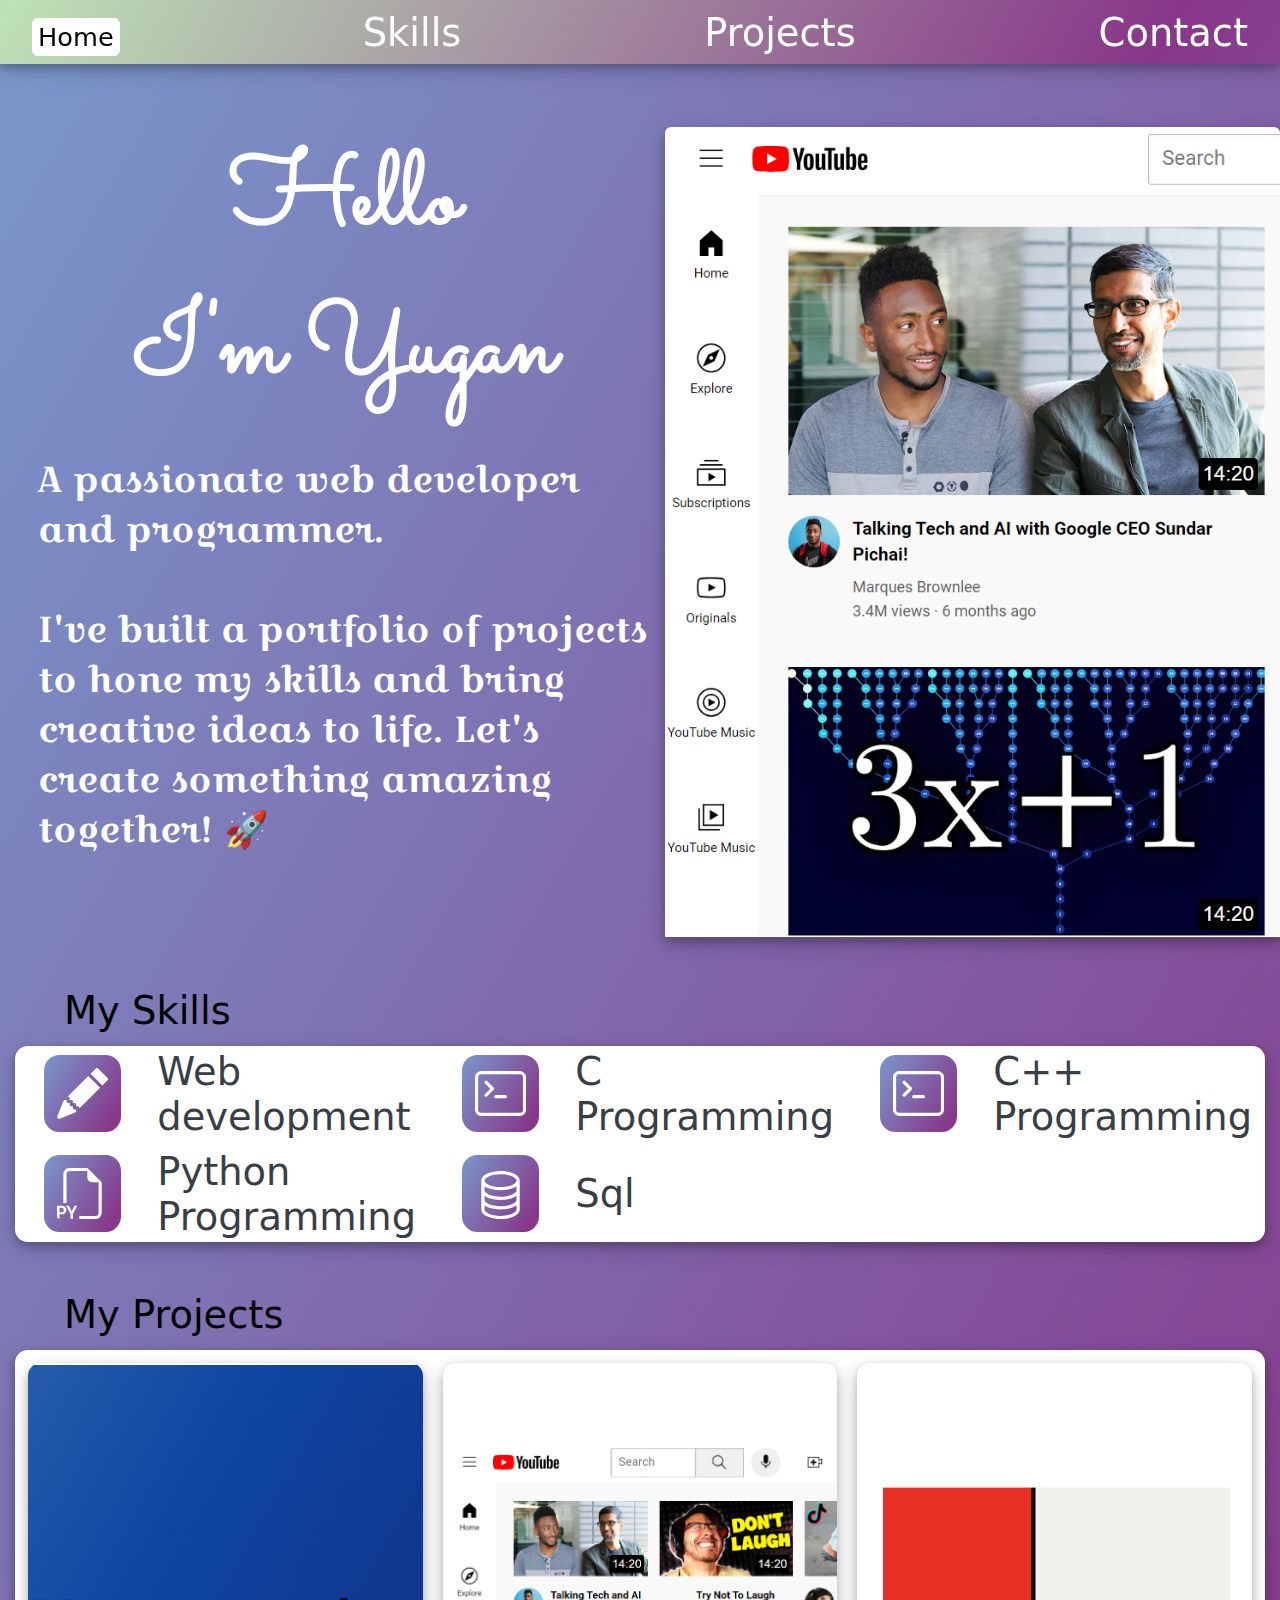
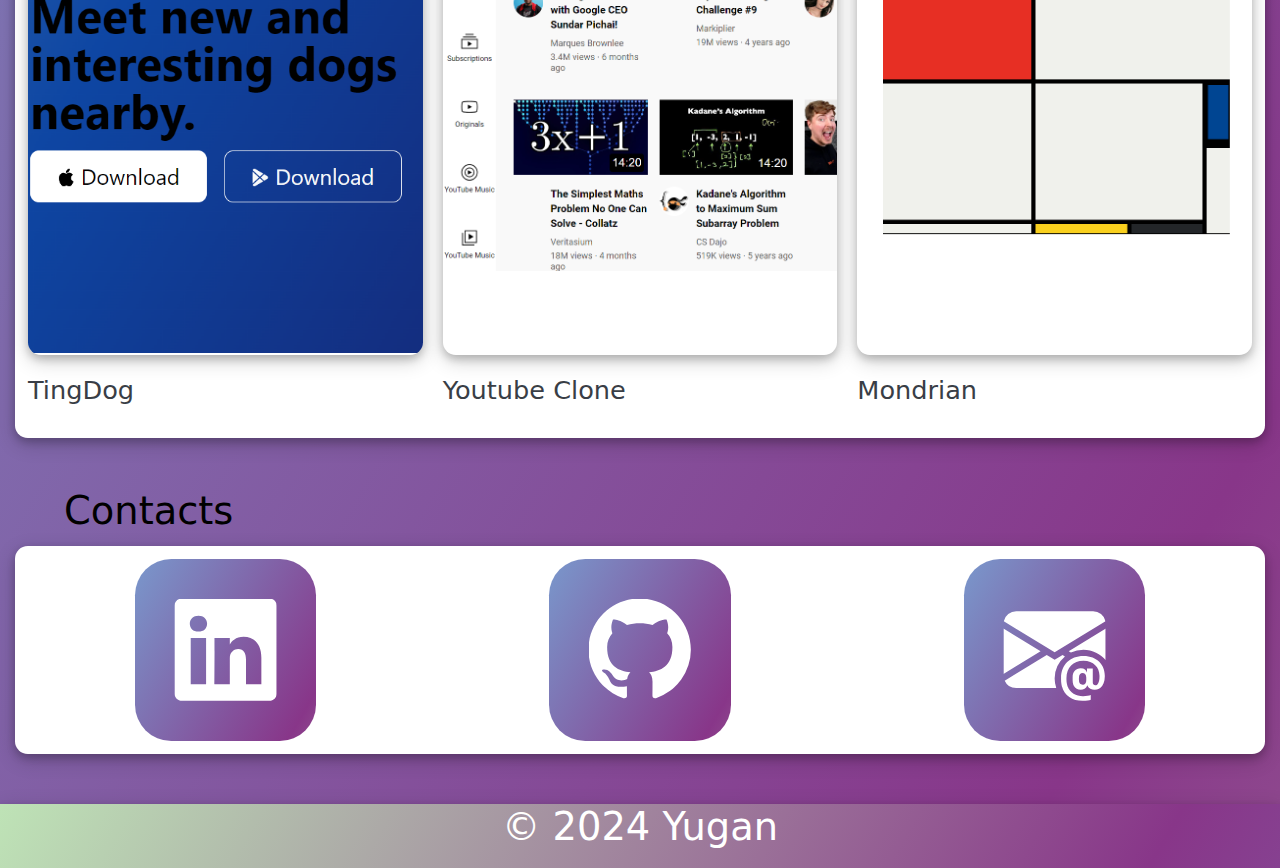
<file: index.html>
<!DOCTYPE html>
<html lang="en">
<head>
    <meta charset="UTF-8">
    <meta name="viewport" content="width=device-width, initial-scale=1.0">
    <title>Hello</title>
    <link rel="preconnect" href="https://fonts.googleapis.com">
<link rel="preconnect" href="https://fonts.gstatic.com" crossorigin>
<link href="https://fonts.googleapis.com/css2?family=Croissant+One&display=swap" rel="stylesheet">
    <link rel="preconnect" href="https://fonts.googleapis.com">
<link rel="preconnect" href="https://fonts.gstatic.com" crossorigin>
<link href="https://fonts.googleapis.com/css2?family=Sacramento&display=swap" rel="stylesheet">
    <link rel="stylesheet" href="Assest/style.css">
    <link rel="preconnect" href="https://fonts.googleapis.com">
    <link rel="preconnect" href="https://fonts.gstatic.com" crossorigin>
    <link href="https://fonts.googleapis.com/css2?family=Libre+Baskerville:ital,wght@0,400;0,700;1,400&family=Playwrite+RO:wght@100..400&family=Roboto:ital,wght@0,100;0,300;0,400;0,500;0,700;0,900;1,100;1,300;1,400;1,500;1,700;1,900&family=Sevillana&display=swap" rel="stylesheet">
    <link rel="stylesheet" href="Assest/project.css">
    <link rel="stylesheet" href="Assest/about.css">
    <link rel="stylesheet" href="Assest/conatct.css">
    <link rel="stylesheet" href="Assest/media-queries.css">
</head>
<body class="gradient-background">
    <nav class="navbar gradient-nav-background">
        <ul>
            <li><a class="home" href="#main-scroll">Home</a></li>
            <li><a href="#skill-scroll">Skills</a></li>
            <li><a href="#project-scroll">Projects</a></li>
            <li><a href="#contact">Contact</a></li>
        </ul>
    </nav>
    <div class="main" id="main-scroll">
    <section class="hero">
        <div class="hero-contain">
            <div class="hello">
                Hello <br>I'm Yugan
            </div>
            <div class="hero-desc">
                A passionate web developer and programmer.<br><br>I've built a portfolio of projects to hone my skills and bring creative ideas to life. Let's create something amazing together! 🚀
            </div>
            <div class="hero-img">
                <img src="Assest/Screenshot 2024-07-27 102245.png" alt="">
            </div>
        </div>
    </section>
    <section class="skill" id="skill-scroll">
            <div class="skill-title htitle">
                My Skills
            </div>
            <div class="skill-contain">
            <svg class="skill-pic pencile gradient-background" xmlns="http://www.w3.org/2000/svg" width="16" height="16" fill="currentColor" class="bi bi-pencil-fill" viewBox="0 0 16 16">
                    <path d="M12.854.146a.5.5 0 0 0-.707 0L10.5 1.793 14.207 5.5l1.647-1.646a.5.5 0 0 0 0-.708zm.646 6.061L9.793 2.5 3.293 9H3.5a.5.5 0 0 1 .5.5v.5h.5a.5.5 0 0 1 .5.5v.5h.5a.5.5 0 0 1 .5.5v.5h.5a.5.5 0 0 1 .5.5v.207zm-7.468 7.468A.5.5 0 0 1 6 13.5V13h-.5a.5.5 0 0 1-.5-.5V12h-.5a.5.5 0 0 1-.5-.5V11h-.5a.5.5 0 0 1-.5-.5V10h-.5a.5.5 0 0 1-.175-.032l-.179.178a.5.5 0 0 0-.11.168l-2 5a.5.5 0 0 0 .65.65l5-2a.5.5 0 0 0 .168-.11z"/>
                  </svg>
            <div class="skill-wd skills"> Web development</div>
            <svg class="skill-pic terminal-c gradient-background" xmlns="http://www.w3.org/2000/svg" width="16" height="16" fill="currentColor" class="bi bi-terminal" viewBox="0 0 16 16">
                <path d="M6 9a.5.5 0 0 1 .5-.5h3a.5.5 0 0 1 0 1h-3A.5.5 0 0 1 6 9M3.854 4.146a.5.5 0 1 0-.708.708L4.793 6.5 3.146 8.146a.5.5 0 1 0 .708.708l2-2a.5.5 0 0 0 0-.708z"/>
                <path d="M2 1a2 2 0 0 0-2 2v10a2 2 0 0 0 2 2h12a2 2 0 0 0 2-2V3a2 2 0 0 0-2-2zm12 1a1 1 0 0 1 1 1v10a1 1 0 0 1-1 1H2a1 1 0 0 1-1-1V3a1 1 0 0 1 1-1z"/>
              </svg>
            <div class="skill-cp skills">C Programming</div>
            <svg class="skill-pic terminal-cp gradient-background" xmlns="http://www.w3.org/2000/svg" width="16" height="16" fill="currentColor" class="bi bi-terminal" viewBox="0 0 16 16">
                <path d="M6 9a.5.5 0 0 1 .5-.5h3a.5.5 0 0 1 0 1h-3A.5.5 0 0 1 6 9M3.854 4.146a.5.5 0 1 0-.708.708L4.793 6.5 3.146 8.146a.5.5 0 1 0 .708.708l2-2a.5.5 0 0 0 0-.708z"/>
                <path d="M2 1a2 2 0 0 0-2 2v10a2 2 0 0 0 2 2h12a2 2 0 0 0 2-2V3a2 2 0 0 0-2-2zm12 1a1 1 0 0 1 1 1v10a1 1 0 0 1-1 1H2a1 1 0 0 1-1-1V3a1 1 0 0 1 1-1z"/>
              </svg>
            <div class="skill-cpp skills">C++ Programming</div>
            <svg xmlns="http://www.w3.org/2000/svg" class="terminal-py skill-pic gradient-background" width="16" height="16" fill="currentColor" class="bi bi-filetype-py" viewBox="0 0 16 16">
                <path fill-rule="evenodd" d="M14 4.5V14a2 2 0 0 1-2 2H7v-1h5a1 1 0 0 0 1-1V4.5h-2A1.5 1.5 0 0 1 9.5 3V1H4a1 1 0 0 0-1 1v9H2V2a2 2 0 0 1 2-2h5.5zM0 11.85h1.6q.434 0 .732.179.302.175.46.477t.158.677-.16.677q-.158.299-.464.474a1.45 1.45 0 0 1-.732.173H.79v1.342H0zm2.06 1.714a.8.8 0 0 0 .085-.381q0-.34-.185-.521-.185-.182-.513-.182H.788v1.406h.66a.8.8 0 0 0 .374-.082.57.57 0 0 0 .238-.24m2.963.75v1.535H4.23v-1.52L2.89 11.85h.876l.853 1.696h.032l.856-1.696h.855z"/>
              </svg>
            <div class="skill-py skills">Python Programming</div>
            <svg class="skill-pic terminal-sql gradient-background" xmlns="http://www.w3.org/2000/svg" width="16" height="16" fill="currentColor" class="bi bi-database" viewBox="0 0 16 16">
                <path d="M4.318 2.687C5.234 2.271 6.536 2 8 2s2.766.27 3.682.687C12.644 3.125 13 3.627 13 4c0 .374-.356.875-1.318 1.313C10.766 5.729 9.464 6 8 6s-2.766-.27-3.682-.687C3.356 4.875 3 4.373 3 4c0-.374.356-.875 1.318-1.313M13 5.698V7c0 .374-.356.875-1.318 1.313C10.766 8.729 9.464 9 8 9s-2.766-.27-3.682-.687C3.356 7.875 3 7.373 3 7V5.698c.271.202.58.378.904.525C4.978 6.711 6.427 7 8 7s3.022-.289 4.096-.777A5 5 0 0 0 13 5.698M14 4c0-1.007-.875-1.755-1.904-2.223C11.022 1.289 9.573 1 8 1s-3.022.289-4.096.777C2.875 2.245 2 2.993 2 4v9c0 1.007.875 1.755 1.904 2.223C4.978 15.71 6.427 16 8 16s3.022-.289 4.096-.777C13.125 14.755 14 14.007 14 13zm-1 4.698V10c0 .374-.356.875-1.318 1.313C10.766 11.729 9.464 12 8 12s-2.766-.27-3.682-.687C3.356 10.875 3 10.373 3 10V8.698c.271.202.58.378.904.525C4.978 9.71 6.427 10 8 10s3.022-.289 4.096-.777A5 5 0 0 0 13 8.698m0 3V13c0 .374-.356.875-1.318 1.313C10.766 14.729 9.464 15 8 15s-2.766-.27-3.682-.687C3.356 13.875 3 13.373 3 13v-1.302c.271.202.58.378.904.525C4.978 12.71 6.427 13 8 13s3.022-.289 4.096-.777c.324-.147.633-.323.904-.525"/>
              </svg>
            <div class="skill-sql skills">Sql</div>
            </div>
    </section>
    <section class="project" id="project-scroll">
        <div class="project-title htitle">
            My Projects
        </div>
        <div class="project-contain">
            <div class="tingdog">
                <a href="TinDog Project/index.html" target="_blank">
                    <img class="ti-img" src="Assest/tingdog.png" alt="TingDog">
                </a>
            </div>
            <div class="youtube">
                <a href="Youtube/Youtube.html" target="_blank">
                    <img src="Assest/youtube.png" alt="Youtube">
                </a>
            </div>
            <div class="mondrian">
                <a href="Mondrian Project/index.html" target="_blank" target="_blank">
                    <img src="Assest/Mondrian.png" alt="Mondrian">
                </a>
            </div>
            <div class="tingdog-title ptit">TingDog</div>
            <div class="youtube-title ptit">Youtube Clone</div>
            <div class="mondrian-title ptit">Mondrian</div>
        </div>
    </section>
    <div class="htitle">Contacts</div>
    <section class="contact-contain" id="contact">
        <a href="https://www.linkedin.com/in/yugan-t/" target="_blank"><svg xmlns="http://www.w3.org/2000/svg" width="16" height="16" fill="currentColor" class="bi bi-linkedin contact-pic gradient-background linkedin" viewBox="0 0 16 16">
            <path d="M0 1.146C0 .513.526 0 1.175 0h13.65C15.474 0 16 .513 16 1.146v13.708c0 .633-.526 1.146-1.175 1.146H1.175C.526 16 0 15.487 0 14.854zm4.943 12.248V6.169H2.542v7.225zm-1.2-8.212c.837 0 1.358-.554 1.358-1.248-.015-.709-.52-1.248-1.342-1.248S2.4 3.226 2.4 3.934c0 .694.521 1.248 1.327 1.248zm4.908 8.212V9.359c0-.216.016-.432.08-.586.173-.431.568-.878 1.232-.878.869 0 1.216.662 1.216 1.634v3.865h2.401V9.25c0-2.22-1.184-3.252-2.764-3.252-1.274 0-1.845.7-2.165 1.193v.025h-.016l.016-.025V6.169h-2.4c.03.678 0 7.225 0 7.225z"/>
          </svg></a>
          <a href="https://github.com/YuganThirukumaran" target="_blank" class="github"><svg xmlns="http://www.w3.org/2000/svg" width="16" height="16" fill="currentColor" class="bi bi-github contact-pic gradient-background" viewBox="0 0 16 16">
            <path d="M8 0C3.58 0 0 3.58 0 8c0 3.54 2.29 6.53 5.47 7.59.4.07.55-.17.55-.38 0-.19-.01-.82-.01-1.49-2.01.37-2.53-.49-2.69-.94-.09-.23-.48-.94-.82-1.13-.28-.15-.68-.52-.01-.53.63-.01 1.08.58 1.23.82.72 1.21 1.87.87 2.33.66.07-.52.28-.87.51-1.07-1.78-.2-3.64-.89-3.64-3.95 0-.87.31-1.59.82-2.15-.08-.2-.36-1.02.08-2.12 0 0 .67-.21 2.2.82.64-.18 1.32-.27 2-.27s1.36.09 2 .27c1.53-1.04 2.2-.82 2.2-.82.44 1.1.16 1.92.08 2.12.51.56.82 1.27.82 2.15 0 3.07-1.87 3.75-3.65 3.95.29.25.54.73.54 1.48 0 1.07-.01 1.93-.01 2.2 0 .21.15.46.55.38A8.01 8.01 0 0 0 16 8c0-4.42-3.58-8-8-8"/>
          </svg></a>
          <a href= "mailto:yugantkumaran@gmail.com" class="mail"><svg xmlns="http://www.w3.org/2000/svg" width="16" height="16" fill="currentColor" class="bi bi-envelope-at-fill contact-pic gradient-background" viewBox="0 0 16 16">
            <path d="M2 2A2 2 0 0 0 .05 3.555L8 8.414l7.95-4.859A2 2 0 0 0 14 2zm-2 9.8V4.698l5.803 3.546zm6.761-2.97-6.57 4.026A2 2 0 0 0 2 14h6.256A4.5 4.5 0 0 1 8 12.5a4.49 4.49 0 0 1 1.606-3.446l-.367-.225L8 9.586zM16 9.671V4.697l-5.803 3.546.338.208A4.5 4.5 0 0 1 12.5 8c1.414 0 2.675.652 3.5 1.671"/>
            <path d="M15.834 12.244c0 1.168-.577 2.025-1.587 2.025-.503 0-1.002-.228-1.12-.648h-.043c-.118.416-.543.643-1.015.643-.77 0-1.259-.542-1.259-1.434v-.529c0-.844.481-1.4 1.26-1.4.585 0 .87.333.953.63h.03v-.568h.905v2.19c0 .272.18.42.411.42.315 0 .639-.415.639-1.39v-.118c0-1.277-.95-2.326-2.484-2.326h-.04c-1.582 0-2.64 1.067-2.64 2.724v.157c0 1.867 1.237 2.654 2.57 2.654h.045c.507 0 .935-.07 1.18-.18v.731c-.219.1-.643.175-1.237.175h-.044C10.438 16 9 14.82 9 12.646v-.214C9 10.36 10.421 9 12.485 9h.035c2.12 0 3.314 1.43 3.314 3.034zm-4.04.21v.227c0 .586.227.8.581.8.31 0 .564-.17.564-.743v-.367c0-.516-.275-.708-.572-.708-.346 0-.573.245-.573.791"/>
          </svg></a>
    </section>
    <nav class="footer gradient-nav-background">
        <ul>
            <li>© 2024 Yugan</li>
        </ul>
    </nav>
    </div>
</body>
</html>
</file>
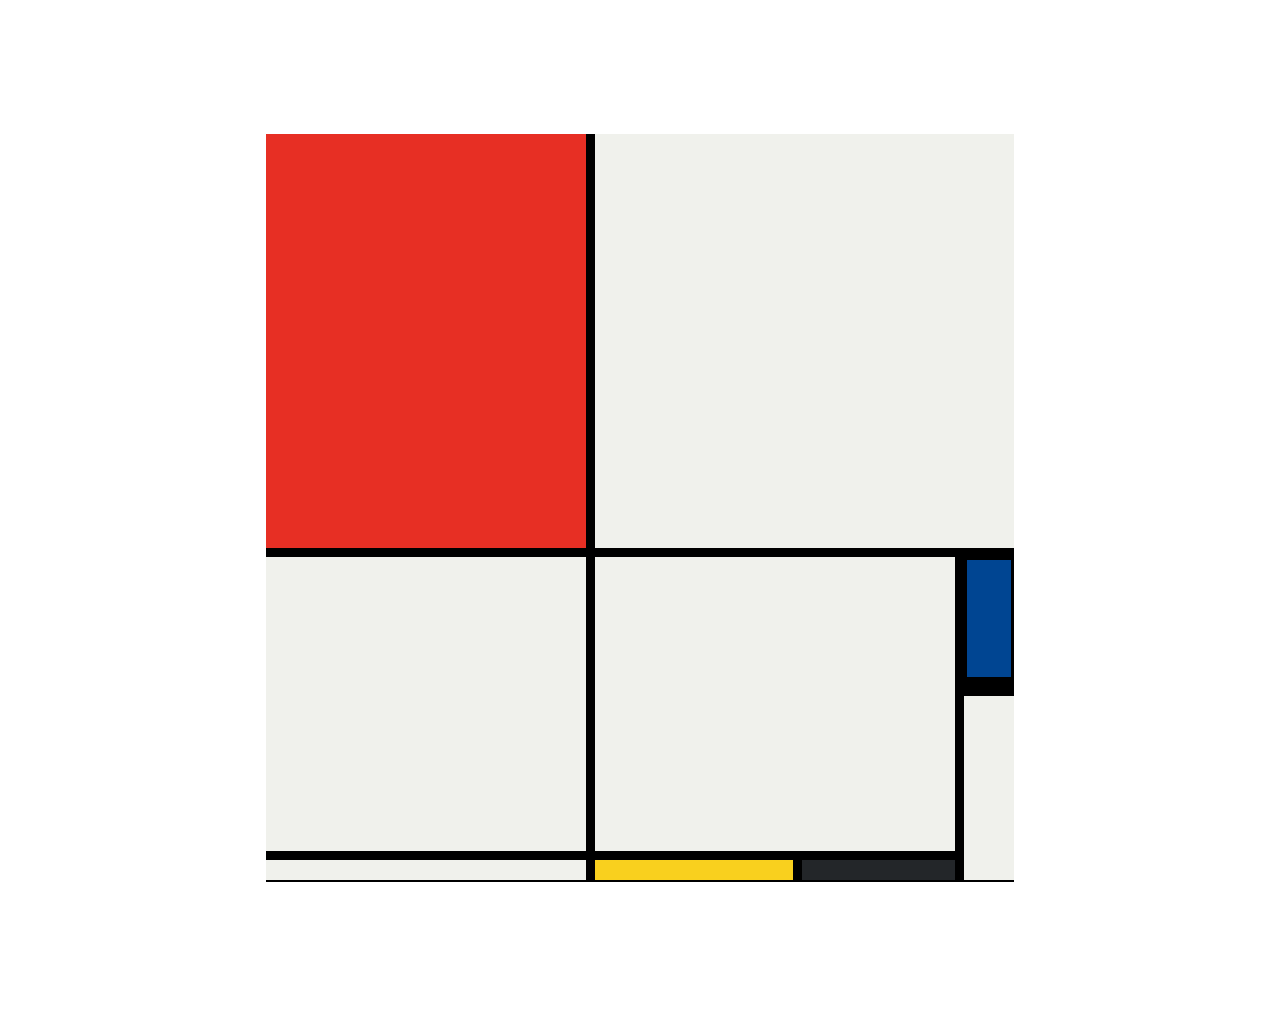
<file: Mondrian Project/index.html>
<!DOCTYPE html>
<html lang="en">

<head>
  <meta charset="UTF-8">
  <meta name="viewport" content="width=device-width, initial-scale=1.0">
  <title>Mondrian Project</title>
  <style>
    /* 
    Write your CSS here 
    Gap Colour: #000
    White: #F0F1EC
    Red: #E72F24
    Black: #232629
    Blue: #004592
    Yellow: #F9D01E

    For dimensions, see dimensions.png image.
    HINT: Remember you can't change the properties of grid lines.
    But grid lines are transparent!
    */

    .main-contain{
      display: flex;
      justify-content: center;
      align-items: center;
      height: 1000px;
    }

    .obj-contain{
      background-color: black;
      display: grid;
      height: 748px;
      width: 748px ;
      gap: 9px;
      grid-template: 414px 130px 155px 20px / 320px 198px 153px 50px;
    }

    .obj-contain > *{
      background-color: #F0F1EC;
    }

    .red{
      background-color: #E72F24;
      grid-area: 1/1/2/2;
    }

    .g1{
      grid-area: 1/2/2/5;
    }

    .g2{
      grid-area: 2/1/4/2;
    }

    .g3{
      grid-area: 2/2/4/4;
    }

    .blue{
      background-color: #004592;
      grid-area: 2/4/3/5;
      border-bottom-width: 10px;
      border-style: solid;
      border-color: black;
    }

    .g4{
      grid-area: 4/1/5/2;
    }

    .yellow{
      background-color: #F9D01E;
      grid-area: 4/2/5/3;
    }

    .black{
      background-color: #232629;
      grid-area: 4/3/5/4;
    }

    .g5{
      grid-area: 3/4/5/5;
    }

  </style>
</head>

<body>
  <div class="main-contain">
    <div class="obj-contain">
      <div class="red"></div>
      <div class="yellow"></div>
      <div class="black"></div>
      <div class="blue"></div>
      <div class="g1"></div>
      <div class="g2"></div>
      <div class="g3"></div>
      <div class="g4"></div>
      <div class="g5"></div>
    </div>
  </div>
</body>

</html>
</file>
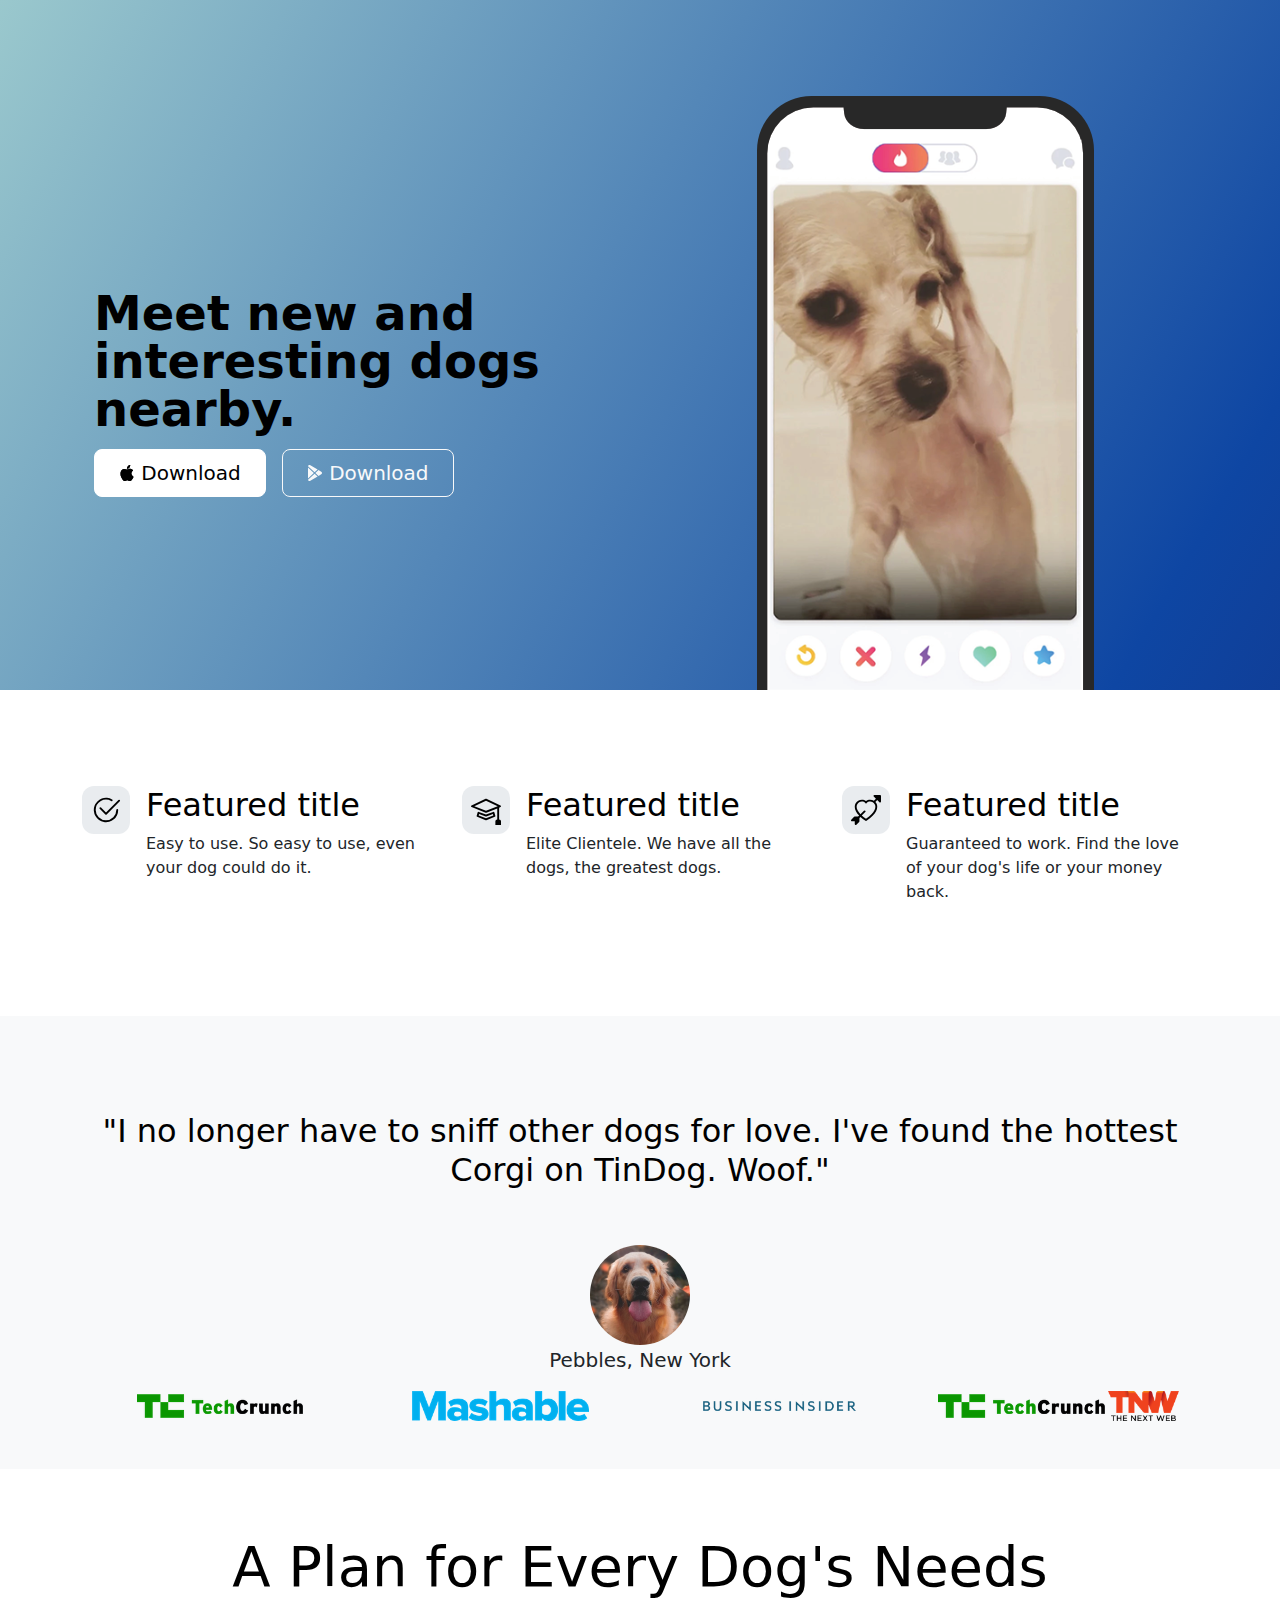
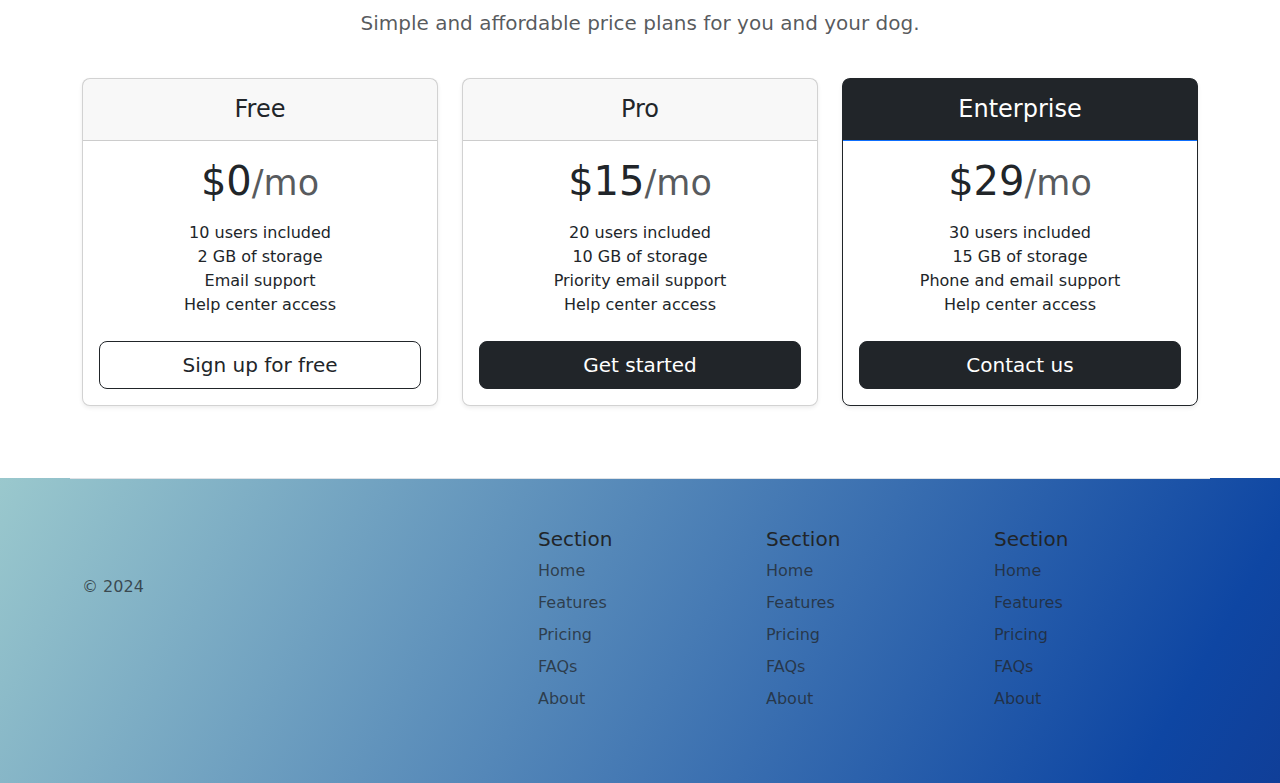
<file: TinDog Project/index.html>
<!DOCTYPE html>
<html lang="en">

<head>
  <meta charset="UTF-8">
  <meta name="viewport" content="width=device-width, initial-scale=1.0">
  <title>TinDog</title>
  <link href="https://cdn.jsdelivr.net/npm/bootstrap@5.3.3/dist/css/bootstrap.min.css" rel="stylesheet" integrity="sha384-QWTKZyjpPEjISv5WaRU9OFeRpok6YctnYmDr5pNlyT2bRjXh0JMhjY6hW+ALEwIH" crossorigin="anonymous">
  <link rel="stylesheet" href="css/style.css">
</head>

<body>

  <!-- Title -->
  <section id="title" class="gradient-background">
    <div class="container col-xxl-8 px-4 pt-5">
      <div class="row flex-lg-row-reverse align-items-center g-5 pt-5">
        <div class="col-10 col-sm-8 col-lg-6">
          <img src="./images/iphone.png" class="d-block mx-lg-auto img-fluid" alt="iphone" height="200" loading="lazy">
        </div>
        <div class="col-lg-6">
          <h1 class="display-5 fw-bold text-body-emphasis lh-1 mb-3">Meet new and interesting dogs nearby.</h1>
          <div class="d-grid gap-2 d-md-flex justify-content-md-start">
            <button type="button" class="btn btn-primary btn-light btn-lg px-4 me-md-2 apple-btn" fdprocessedid="2iiigd"><svg xmlns="http://www.w3.org/2000/svg" width="16" height="16" fill="currentColor"
              class="bi bi-apple mb-1" viewBox="0 0 16 16">
<path
                d="M11.182.008C11.148-.03 9.923.023 8.857 1.18c-1.066 1.156-.902 2.482-.878 2.516.024.034 1.52.087 2.475-1.258.955-1.345.762-2.391.728-2.43Zm3.314 11.733c-.048-.096-2.325-1.234-2.113-3.422.212-2.189 1.675-2.789 1.698-2.854.023-.065-.597-.79-1.254-1.157a3.692 3.692 0 0 0-1.563-.434c-.108-.003-.483-.095-1.254.116-.508.139-1.653.589-1.968.607-.316.018-1.256-.522-2.267-.665-.647-.125-1.333.131-1.824.328-.49.196-1.422.754-2.074 2.237-.652 1.482-.311 3.83-.067 4.56.244.729.625 1.924 1.273 2.796.576.984 1.34 1.667 1.659 1.899.319.232 1.219.386 1.843.067.502-.308 1.408-.485 1.766-.472.357.013 1.061.154 1.782.539.571.197 1.111.115 1.652-.105.541-.221 1.324-1.059 2.238-2.758.347-.79.505-1.217.473-1.282Z" />
<path
                d="M11.182.008C11.148-.03 9.923.023 8.857 1.18c-1.066 1.156-.902 2.482-.878 2.516.024.034 1.52.087 2.475-1.258.955-1.345.762-2.391.728-2.43Zm3.314 11.733c-.048-.096-2.325-1.234-2.113-3.422.212-2.189 1.675-2.789 1.698-2.854.023-.065-.597-.79-1.254-1.157a3.692 3.692 0 0 0-1.563-.434c-.108-.003-.483-.095-1.254.116-.508.139-1.653.589-1.968.607-.316.018-1.256-.522-2.267-.665-.647-.125-1.333.131-1.824.328-.49.196-1.422.754-2.074 2.237-.652 1.482-.311 3.83-.067 4.56.244.729.625 1.924 1.273 2.796.576.984 1.34 1.667 1.659 1.899.319.232 1.219.386 1.843.067.502-.308 1.408-.485 1.766-.472.357.013 1.061.154 1.782.539.571.197 1.111.115 1.652-.105.541-.221 1.324-1.059 2.238-2.758.347-.79.505-1.217.473-1.282Z" />
</svg> Download</button>
            <button type="button" class="btn btn-outline-secondary btn-lg btn-outline-light px-4" fdprocessedid="4lu5z">
              <svg xmlns="http://www.w3.org/2000/svg" width="16" height="16" fill="currentColor"
                class="bi bi-google-play mb-1" viewBox="0 0 16 16">
<path
                  d="M14.222 9.374c1.037-.61 1.037-2.137 0-2.748L11.528 5.04 8.32 8l3.207 2.96 2.694-1.586Zm-3.595 2.116L7.583 8.68 1.03 14.73c.201 1.029 1.36 1.61 2.303 1.055l7.294-4.295ZM1 13.396V2.603L6.846 8 1 13.396ZM1.03 1.27l6.553 6.05 3.044-2.81L3.333.215C2.39-.341 1.231.24 1.03 1.27Z" />
</svg> Download</button>
          </div>
        </div>
      </div>
    </div>
  </section>
  <!-- Features -->
  <section id="features">
  <div class="container mt-5">  
    <div class="row g-4 py-5 row-cols-1 row-cols-lg-3">
      <div class="col d-flex align-items-start">
        <div class="icon-square text-body-emphasis bg-body-secondary d-inline-flex align-items-center justify-content-center fs-4 flex-shrink-0 me-3">
          <svg xmlns="http://www.w3.org/2000/svg" height="30" fill="currentColor" class="bi bi-check2-circle"
              viewBox="0 0 16 16">
<path
                d="M2.5 8a5.5 5.5 0 0 1 8.25-4.764.5.5 0 0 0 .5-.866A6.5 6.5 0 1 0 14.5 8a.5.5 0 0 0-1 0 5.5 5.5 0 1 1-11 0z" />
<path
                d="M15.354 3.354a.5.5 0 0 0-.708-.708L8 9.293 5.354 6.646a.5.5 0 1 0-.708.708l3 3a.5.5 0 0 0 .708 0l7-7z" />
</svg>
        </div>
        <div>
          <h3 class="fs-2 text-body-emphasis">Featured title</h3>
          <p>Easy to use.
            So easy to use, even your dog could do it.</p>
        </div>
      </div>
      <div class="col d-flex align-items-start">
        <div class="icon-square text-body-emphasis bg-body-secondary d-inline-flex align-items-center justify-content-center fs-4 flex-shrink-0 me-3">
          <svg xmlns="http://www.w3.org/2000/svg" height="30" fill="currentColor" class="bi bi-mortarboard" viewBox="0 0 16 16">
            <path d="M8.211 2.047a.5.5 0 0 0-.422 0l-7.5 3.5a.5.5 0 0 0 .025.917l7.5 3a.5.5 0 0 0 .372 0L14 7.14V13a1 1 0 0 0-1 1v2h3v-2a1 1 0 0 0-1-1V6.739l.686-.275a.5.5 0 0 0 .025-.917l-7.5-3.5ZM8 8.46 1.758 5.965 8 3.052l6.242 2.913L8 8.46Z"/>
            <path d="M4.176 9.032a.5.5 0 0 0-.656.327l-.5 1.7a.5.5 0 0 0 .294.605l4.5 1.8a.5.5 0 0 0 .372 0l4.5-1.8a.5.5 0 0 0 .294-.605l-.5-1.7a.5.5 0 0 0-.656-.327L8 10.466 4.176 9.032Zm-.068 1.873.22-.748 3.496 1.311a.5.5 0 0 0 .352 0l3.496-1.311.22.748L8 12.46l-3.892-1.556Z"/>
            </svg>
        </div>
        <div>
          <h3 class="fs-2 text-body-emphasis">Featured title</h3>
          <p>Elite Clientele.
            We have all the dogs, the greatest dogs.</p>
        </div>
      </div>
      <div class="col d-flex align-items-start">
        <div class="icon-square text-body-emphasis bg-body-secondary d-inline-flex align-items-center justify-content-center fs-4 flex-shrink-0 me-3">
          <svg xmlns="http://www.w3.org/2000/svg" height="30" fill="currentColor" class="bi bi-arrow-through-heart"
              viewBox="0 0 16 16">
<path fill-rule="evenodd"
                d="M2.854 15.854A.5.5 0 0 1 2 15.5V14H.5a.5.5 0 0 1-.354-.854l1.5-1.5A.5.5 0 0 1 2 11.5h1.793l.53-.53c-.771-.802-1.328-1.58-1.704-2.32-.798-1.575-.775-2.996-.213-4.092C3.426 2.565 6.18 1.809 8 3.233c1.25-.98 2.944-.928 4.212-.152L13.292 2 12.147.854A.5.5 0 0 1 12.5 0h3a.5.5 0 0 1 .5.5v3a.5.5 0 0 1-.854.354L14 2.707l-1.006 1.006c.236.248.44.531.6.845.562 1.096.585 2.517-.213 4.092-.793 1.563-2.395 3.288-5.105 5.08L8 13.912l-.276-.182a21.86 21.86 0 0 1-2.685-2.062l-.539.54V14a.5.5 0 0 1-.146.354l-1.5 1.5Zm2.893-4.894A20.419 20.419 0 0 0 8 12.71c2.456-1.666 3.827-3.207 4.489-4.512.679-1.34.607-2.42.215-3.185-.817-1.595-3.087-2.054-4.346-.761L8 4.62l-.358-.368c-1.259-1.293-3.53-.834-4.346.761-.392.766-.464 1.845.215 3.185.323.636.815 1.33 1.519 2.065l1.866-1.867a.5.5 0 1 1 .708.708L5.747 10.96Z" />
</svg>
        </div>
        <div>
          <h3 class="fs-2 text-body-emphasis">Featured title</h3>
          <p>Guaranteed to work.
            Find the love of your dog's life or your money back.</p>
        </div>
      </div>
    </div>
  </div>
  </section>
  <!-- Testimonial -->
  <section id="testimonial">
    <div class="p-5 my-5 text-center bg-body-tertiary">
      <div class="container pt-5">
        <h2 class="text-body-emphasis">"I no longer have to sniff other dogs for love. I've found the hottest Corgi on TinDog. Woof."</h2>
        <img src="./images/dog-img.jpg" class="dog mt-5" alt="dog">
        <p class="col-lg-8 mx-auto lead">
          Pebbles, New York
        </p>
        <div class="container">
          <div class="row">
            <div class="col-lg-3 col-sm-12">
              <img src="./images/techcrunch.png" height="30px
        " alt="techcrunch">
            </div>
            <div class="col-lg-3 col-sm-12">
              <img src="./images/mashable.png" height="30px" alt="techcrunch">
            </div>
            <div class="col-lg-3 col-sm-12">
              <img src="./images/bizinsider.png" height="30px" alt="techcrunch">
            </div>
            <div class="col-lg-3 col-sm-12">
              <img src="./images/techcrunch.png" height="30px
        " alt="techcrunch"><img src="./images/tnw.png" height="30px" alt="techcrunch">
            </div>
          </div>
        </div>
        
        
        
      </div>
    </div>
  </section>
  <!-- Pricing -->
  <section id="pricing">
  <div class="container">
    <div class="pricing-header p-3 pb-md-4 mx-auto text-center">
      <h1 class="display-4 fw-normal text-body-emphasis">A Plan for Every Dog's Needs</h1>
      <p class="fs-5 text-body-secondary">Simple and affordable price plans for you and your dog.</p>
    </div>
      <div class="row row-cols-1 row-cols-md-3 mb-3 text-center">
        <div class="col">
          <div class="card mb-4 rounded-3 shadow-sm">
            <div class="card-header py-3">
              <h4 class="my-0 fw-normal">Free</h4>
            </div>
            <div class="card-body">
              <h1 class="card-title pricing-card-title">$0<small class="text-body-secondary fw-light">/mo</small></h1>
              <ul class="list-unstyled mt-3 mb-4">
                <li>10 users included</li>
                <li>2 GB of storage</li>
                <li>Email support</li>
                <li>Help center access</li>
              </ul>
              <button type="button" class="w-100 btn btn-lg btn-outline-dark">Sign up for free</button>
            </div>
          </div>
        </div>
        <div class="col">
          <div class="card mb-4 rounded-3 shadow-sm">
            <div class="card-header py-3">
              <h4 class="my-0 fw-normal">Pro</h4>
            </div>
            <div class="card-body">
              <h1 class="card-title pricing-card-title">$15<small class="text-body-secondary fw-light">/mo</small></h1>
              <ul class="list-unstyled mt-3 mb-4">
                <li>20 users included</li>
                <li>10 GB of storage</li>
                <li>Priority email support</li>
                <li>Help center access</li>
              </ul>
              <button type="button" class="w-100 btn btn-lg btn-dark">Get started</button>
            </div>
          </div>
        </div>
        <div class="col">
          <div class="card mb-4 rounded-3 shadow-sm border-dark">
            <div class="card-header py-3 text-bg-primary border-primary bg-dark">
              <h4 class="my-0 fw-normal">Enterprise</h4>
            </div>
            <div class="card-body">
              <h1 class="card-title pricing-card-title">$29<small class="text-body-secondary fw-light">/mo</small></h1>
              <ul class="list-unstyled mt-3 mb-4">
                <li>30 users included</li>
                <li>15 GB of storage</li>
                <li>Phone and email support</li>
                <li>Help center access</li>
              </ul>
              <button type="button" class="w-100 btn btn-lg btn-dark">Contact us</button>
            </div>
          </div>
        </div>
      </div>
  </div>   
  </section>
  <!-- Footer -->
  <section id="footer" class="gradient-background">
    <div class="container">
    <footer class="row row-cols-1 row-cols-sm-2 row-cols-md-5 py-5 mt-5 border-top">
      <div class="col mb-3">
        <a href="/" class="d-flex align-items-center mb-3 link-body-emphasis text-decoration-none">
          <svg class="bi me-2" width="40" height="32"><use xlink:href="#bootstrap"></use></svg>
        </a>
        <p class="text-body-secondary">© 2024</p>
      </div>
  
      <div class="col mb-3">
  
      </div>
  
      <div class="col mb-3">
        <h5>Section</h5>
        <ul class="nav flex-column">
          <li class="nav-item mb-2"><a href="#" class="nav-link p-0 text-body-secondary">Home</a></li>
          <li class="nav-item mb-2"><a href="#" class="nav-link p-0 text-body-secondary">Features</a></li>
          <li class="nav-item mb-2"><a href="#" class="nav-link p-0 text-body-secondary">Pricing</a></li>
          <li class="nav-item mb-2"><a href="#" class="nav-link p-0 text-body-secondary">FAQs</a></li>
          <li class="nav-item mb-2"><a href="#" class="nav-link p-0 text-body-secondary">About</a></li>
        </ul>
      </div>
  
      <div class="col mb-3">
        <h5>Section</h5>
        <ul class="nav flex-column">
          <li class="nav-item mb-2"><a href="#" class="nav-link p-0 text-body-secondary">Home</a></li>
          <li class="nav-item mb-2"><a href="#" class="nav-link p-0 text-body-secondary">Features</a></li>
          <li class="nav-item mb-2"><a href="#" class="nav-link p-0 text-body-secondary">Pricing</a></li>
          <li class="nav-item mb-2"><a href="#" class="nav-link p-0 text-body-secondary">FAQs</a></li>
          <li class="nav-item mb-2"><a href="#" class="nav-link p-0 text-body-secondary">About</a></li>
        </ul>
      </div>
  
      <div class="col mb-3">
        <h5>Section</h5>
        <ul class="nav flex-column">
          <li class="nav-item mb-2"><a href="#" class="nav-link p-0 text-body-secondary">Home</a></li>
          <li class="nav-item mb-2"><a href="#" class="nav-link p-0 text-body-secondary">Features</a></li>
          <li class="nav-item mb-2"><a href="#" class="nav-link p-0 text-body-secondary">Pricing</a></li>
          <li class="nav-item mb-2"><a href="#" class="nav-link p-0 text-body-secondary">FAQs</a></li>
          <li class="nav-item mb-2"><a href="#" class="nav-link p-0 text-body-secondary">About</a></li>
        </ul>
      </div>
    </footer>
    </div>
  </section>
  <script src="https://cdn.jsdelivr.net/npm/bootstrap@5.3.3/dist/js/bootstrap.bundle.min.js" integrity="sha384-YvpcrYf0tY3lHB60NNkmXc5s9fDVZLESaAA55NDzOxhy9GkcIdslK1eN7N6jIeHz" crossorigin="anonymous"></script>
</body>

</html>
</file>
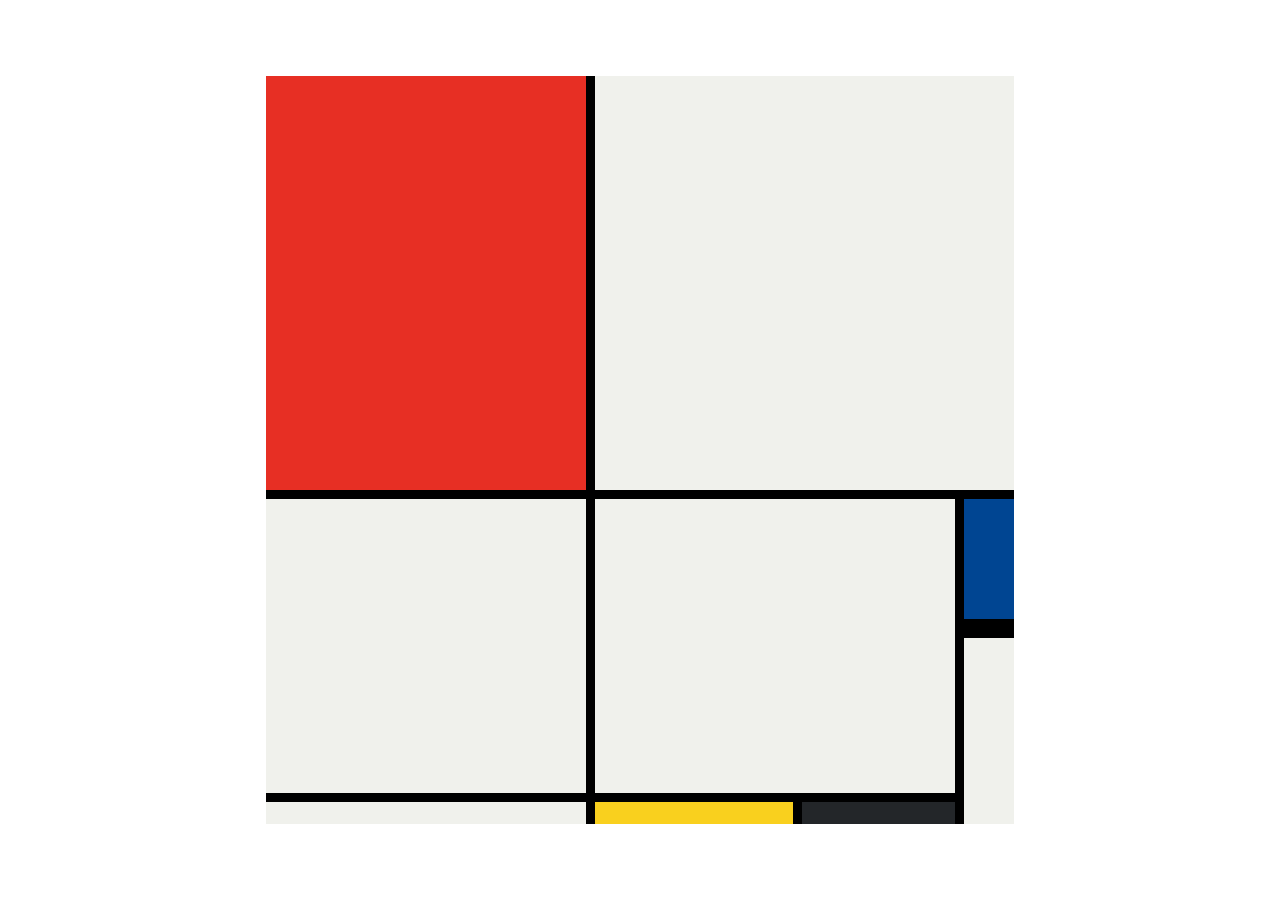
<file: Mondrian Project/solution.html>
<!DOCTYPE html>
<html lang="en">

<head>
  <meta charset="UTF-8">
  <meta name="viewport" content="width=device-width, initial-scale=1.0">
  <title>Mondrian Project</title>
  <style>
    /* 
    Write your CSS here 
    Line Colour: #000
    White: #F0F1EC
    Red: #E72F24
    Black: #232629
    Blue: #004592
    Yellow: #F9D01E
    */
    body {
      display: flex;
      justify-content: center;
      align-items: center;
      height: 100vh;
      margin: 0;
      padding: 0;
    }

    .container {
      height: 748px;
      width: 748px;
      display: grid;
      background-color: #000;
      grid-template-columns: 320px 198px 153px 50px;
      grid-template-rows: 414px 130px 155px 22px;
      gap: 9px;
    }

    .item {
      background-color: #F0F1EC;
    }

    .red {
      background-color: #E72F24;
    }

    .white1 {
      grid-column: span 3;
    }

    .white2 {
      grid-row: span 2;
    }

    .white3 {
      grid-area: 2 / 2 / 4 /4
    }

    .blue {
      background-color: #004592;
      border-bottom: 10px solid #000;
    }

    .white4 {
      grid-row: span 2;
    }

    .yellow {
      background-color: #F9D01E;
    }

    .black {
      background-color: #232629;
    }
  </style>
</head>

<body>
  <!-- Write your HTML here -->

  <div class="container">
    <div class="item red"></div>
    <div class="item white1"></div>
    <div class="item white2"></div>
    <div class="item white3"></div>

    <div class="item blue"></div>
    <div class="item white4"></div>

    <div class="item"></div>
    <div class="item yellow"></div>
    <div class="item black"></div>
  </div>
</body>

</html>
</file>
<file: Assest/style.css>
/* General */

.gradient-background {
    background: linear-gradient(300deg, #BEE3B6, #883689, #7998CC);
    background-size: 180% 180%;
    animation: gradient-animation 18s ease infinite;
  }
  
  @keyframes gradient-animation {
    0% {
      background-position: 0% 50%;
    }
    50% {
      background-position: 100% 50%;
    }
    100% {
      background-position: 0% 50%;
    }
  }

  /* for nav bar */

  .gradient-nav-background {
    background: linear-gradient(300deg, #7998CC, #883689, #BEE3B6);
    background-size: 180% 180%;
    animation: gradient-nav-animation 18s ease infinite;
  }
  
  @keyframes gradient-nav-animation {
    0% {
      background-position: 0% 50%;
    }
    50% {
      background-position: 100% 50%;
    }
    100% {
      background-position: 0% 50%;
    }
  }

*{
    margin: 0%;
    padding: 0%;
    scroll-behavior: smooth;
}

.main{
    margin-top: 5vw;
    margin-right: 0px;
}

/* navbar */

.navbar{
    display: flex;
    position: fixed;
    top: 0;
    left: 0;
    z-index: 1000;
    height: 5vw;
    width: 100%;
    justify-content: center;
    align-items: center;
    background-color: transparent;
    box-shadow: 0 4px 8px 0 rgba(0, 0, 0, 0.2), 0 6px 20px 0 rgba(0, 0, 0, 0.19);
}

.navbar > ul{
    list-style: none;
    display: inline-flex;
    width: 95%;
    justify-content: space-between;
    font-family: system-ui, -apple-system, BlinkMacSystemFont, 'Segoe UI', Roboto, Oxygen, Ubuntu, Cantarell, 'Open Sans', 'Helvetica Neue', sans-serif;
    color: white;
    font-size: 3vw;
}

.navbar > li{
    padding: 0px;
}

.home{
    background-color: white;
    color:black;
    border: 1px white solid;
    padding: 0.2vw 0.4vw 0.3vw 0.4vw;
    font-size: 2vw;
    border-radius: 0.5vw; 
}

li > a{
    text-decoration: none;
    color: inherit;
}

/* hero-section */

.hero{
    margin-bottom: 50px;
}

.hero-contain{
    display: grid;
    grid-template-columns: 25px 1fr 1fr 1fr 1fr;
    grid-template-rows: 50px 1fr 1fr 0.5fr;
    gap: 1vw;
}

.hello{
    grid-area: 2/2/3/4;
    font-family: "Sacramento", cursive;
    font-size: 8vw;
    font-weight: 700;
    color: white;
    text-align: center;
}

.hero-desc{
    grid-area: 3/2/5/4;
    color: white;
    font-family: "Croissant One", serif;
    font-size: 2.8vw;
}

.hero-img{
    grid-area: 2/4/5/6;
}

.hero-img > img{
    width: 100%;
    height: 100%;
    border-top-right-radius: 6px;
    border-top-left-radius: 6px;
    box-shadow: 0 4px 8px 0 rgba(0, 0, 0, 0.2), 0 6px 20px 0 rgba(0, 0, 0, 0.19);
}

/* skills */

.skill-contain{
    display: grid;
    background-color: white;
    border-style: solid;
    border-color: white;
    border-radius: 1vw;
    margin-left: 15px;
    margin-right: 15px;
    grid-template-columns: repeat(9,1fr);
    grid-template-rows: repeat(2,1fr);
    gap: 10px;
    margin-bottom: 50px;
    box-shadow: 0 4px 8px 0 rgba(0, 0, 0, 0.2), 0 6px 20px 0 rgba(0, 0, 0, 0.19);
}

.htitle{
    grid-area: 1/1/6/10;
    font-family: system-ui, -apple-system, BlinkMacSystemFont, 'Segoe UI', Roboto, Oxygen, Ubuntu, Cantarell, 'Open Sans', 'Helvetica Neue', sans-serif;
    font-weight: 500;
    font-size: 3vw;
    text-align: left;
    padding-left: 5%;
    padding-bottom: 1%;
}

.skill-pic{
    color: white;
    height: 4vw;
    width: 4vw;
    justify-self: center;
    align-self: center;
    padding: 10%;
    border-radius: 20%;
}

.skills{
    font-family: system-ui, -apple-system, BlinkMacSystemFont, 'Segoe UI', Roboto, Oxygen, Ubuntu, Cantarell, 'Open Sans', 'Helvetica Neue', sans-serif;
    color: #393E46;
    font-weight: 500;
    font-size: 3vw;
}

/* icon */

.pencile{
    grid-area: 1/1/2/2;
}

.terminal-c{
    grid-area: 1/4/2/5;
}

.terminal-cpp{
    grid-area: 1/4/2/5;
}

.terminal-py{
    grid-area: 2/1/3/2;
}

.terminal-sql{
    grid-area: 2/4/3/5;
}

/* skills description */

.skill-wd{
    grid-area: 1/2/2/4;
    justify-self: start;
    align-self: center;
}

.skill-cp{
    grid-area: 1/5/2/7;
    justify-self: start;
    align-self: center;
}

.skill-cpp{
    grid-area: 1/8/2/10;
    justify-self: start;
    align-self: center;
}

.skill-py{
    grid-area: 2/2/3/4;
    justify-self: start;
    align-self: center;
}

.skill-sql{
    grid-area: 2/5/3/7;
    justify-self: start;
    align-self: center;
}
</file>
<file: Assest/project.css>
.project-contain{
    display: grid;
    grid-template-columns: 1fr 1fr 1fr;
    grid-template-rows: 2fr 50px;
    gap: 20px;
    background-color: white;
    margin-left: 15px;
    margin-right: 15px;
    margin-bottom: 50px;
    padding: 10px;
    border-style: solid;
    border-radius: 1vw;
    border-color: transparent;
    box-shadow: 0 4px 8px 0 rgba(0, 0, 0, 0.2), 0 6px 20px 0 rgba(0, 0, 0, 0.19);
}

a > img{
    width: 100%;
    height: 100%;
    object-fit: contain;
    border-width: 0cap;
    border-style: solid;
    border-radius: 1vw;
    border-color: transparent;
    box-shadow: 0 4px 8px 0 rgba(0, 0, 0, 0.2), 0 6px 20px 0 rgba(0, 0, 0, 0.19);
}

.ptit{
    font-family: system-ui, -apple-system, BlinkMacSystemFont, 'Segoe UI', Roboto, Oxygen, Ubuntu, Cantarell, 'Open Sans', 'Helvetica Neue', sans-serif;
    color: #393E46;
    font-weight: 500;
    font-size: 2vw;
}

.youtube{
    grid-area: 1/2/2/3;
}

.mondrian{
    grid-area: 1/3/2/4;
}
</file>
<file: Assest/about.css>
.about-contain{
    display: grid;
    grid-template-columns: 2fr 1fr;
    grid-template-rows: 1fr 1fr;
    background-color: white;
    margin-left: 15px;
    margin-right: 15px;
    margin-bottom: 50px;
    padding: 10px;
    gap: 20px;
    border-style: solid;
    border-radius: 1vw;
    border-color: transparent;
    box-shadow: 0 4px 8px 0 rgba(0, 0, 0, 0.2), 0 6px 20px 0 rgba(0, 0, 0, 0.19)
}

.ab-par{
    font-family: system-ui, -apple-system, BlinkMacSystemFont, 'Segoe UI', Roboto, Oxygen, Ubuntu, Cantarell, 'Open Sans', 'Helvetica Neue', sans-serif;
    color: white;
    font-weight: 500;
    font-size: 2vw;
}

.ab-1{
    grid-area: 1/1/2/2;
}

.ab-2{
    grid-area: 2/1/3/2;
}

.ab-img{
    grid-area: 1/2/3/3;
}

.about-contain > div > img{
    width: 30vw;
    height: 30vw;
    object-fit: FILL;
    border-width: 0cap;
    border-style: solid;
    border-radius: 50%;
    border-color: transparent;
    box-shadow: 0 4px 8px 0 rgba(0, 0, 0, 0.2), 0 6px 20px 0 rgba(0, 0, 0, 0.19);
}
</file>
<file: Assest/conatct.css>
.contact-contain{
    display: grid;
    gap: 20px;
    grid-template-columns: 1fr 1fr 1fr;
    grid-template-rows: 1fr;
    background-color: white;
    margin-left: 15px;
    margin-right: 15px;
    margin-bottom: 50px;
    padding: 10px;
    border-style: solid;
    border-radius: 1vw;
    border-color: transparent;
    box-shadow: 0 4px 8px 0 rgba(0, 0, 0, 0.2), 0 6px 20px 0 rgba(0, 0, 0, 0.19);
}

.contact-pic{
    color: white;
    height: 8vw;
    width: 8vw;
    padding: 10%;
    border-radius: 20%;
    justify-self: center;
    align-self: center;
}

.linkedin{
    grid-area: 1/1/2/2;
}

.github{
    grid-area: 1/2/2/3;
}

.mail{
    grid-area: 1/3/2/4;
}

.contact-contain > a{
    display: flex;
    justify-content: center;
    align-items: center;
}


/* footer */

.footer{
    height: 5vw;
    width: 100%;
    justify-content: center;
    align-items: center;
    background-color: transparent;
    box-shadow: 0 4px 8px 0 rgba(0, 0, 0, 0.2), 0 6px 20px 0 rgba(0, 0, 0, 0.19);
}

.footer > ul{
    display: flex;
    justify-content: center;
    align-items: center;
}

.footer > ul >  li{
    list-style: none;
    display: inline;
    width: 95%;
    justify-content: space-between;
    font-family: system-ui, -apple-system, BlinkMacSystemFont, 'Segoe UI', Roboto, Oxygen, Ubuntu, Cantarell, 'Open Sans', 'Helvetica Neue', sans-serif;
    color: white;
    font-size: 3vw;
    text-align: center;
}
</file>
<file: Assest/media-queries.css>
@media only screen and (max-width: 768px) {

    /* General */

    .navbar{
        display: flex;
        position: fixed;
        top: 0;
        left: 0;
        z-index: 1000;
        height: 20vw;
        width: 100%;
        justify-content: center;
        align-items: center;
        background-color: transparent;
        box-shadow: 0 4px 8px 0 rgba(0, 0, 0, 0.2), 0 6px 20px 0 rgba(0, 0, 0, 0.19);
    }

    .navbar > ul{
        list-style: none;
        display: inline-flex;
        width: 95%;
        justify-content: space-between;
        font-family: system-ui, -apple-system, BlinkMacSystemFont, 'Segoe UI', Roboto, Oxygen, Ubuntu, Cantarell, 'Open Sans', 'Helvetica Neue', sans-serif;
        color: white;
        font-size: 5vw;
    }
    
    .navbar > li{
        padding: 0px;
    }
    
    .home{
        background-color: white;
        color:black;
        border: 1px white solid;
        padding: 0.2vw 0.4vw 0.3vw 0.4vw;
        font-size: 5vw;
        border-radius: 1.5vw; 
    }
    
    li > a{
        text-decoration: none;
        color: inherit;
    }
    

    .htitle{
        grid-area: 1/1/6/10;
        font-family: system-ui, -apple-system, BlinkMacSystemFont, 'Segoe UI', Roboto, Oxygen, Ubuntu, Cantarell, 'Open Sans', 'Helvetica Neue', sans-serif;
        font-weight: 500;
        font-size: 5vw;
        text-align: left;
        padding-left: 5%;
        padding-bottom: 1%;
    }

    .main{
        margin-top: 20vw;
        margin-right: 0px;
    }

    /* hero-section */

    .hero-contain{
        display: grid;
        grid-template-columns: 25px 1fr;
        grid-template-rows: 50px 65vw 1fr;
        gap: 1vw;
    }
    
    .hello{
        grid-area: 2/2/3/3;
        font-family: "Sacramento", cursive;
        font-size: 20vw;
        font-weight: 700;
        color: white;
        text-align: center;
    }
    
    .hero-desc{
        grid-area: 3/2/5/3;
        color: white;
        font-family: "Croissant One", serif;
        font-size: 8vw;
    }
    
    .hero-img{
        grid-area: 2/4/5/6;
        display: none;
    }

    /* skills */

    .skill-contain{
        display: grid;
        background-color: white;
        border-style: solid;
        border-color: white;
        border-radius: 1vw;
        margin-left: 15px;
        margin-right: 15px;
        grid-template-columns: 1fr 1fr;
        grid-template-rows: repeat(5,1fr);
        gap: 10px;
        padding-top: 10px;
        padding-bottom: 10px;
        margin-bottom: 50px;
        box-shadow: 0 4px 8px 0 rgba(0, 0, 0, 0.2), 0 6px 20px 0 rgba(0, 0, 0, 0.19);
    }

    .pencile{
        grid-area: 1/1/2/2;
    }
    
    .terminal-c{
        grid-area: 2/1/3/2;
    }
    
    .terminal-cpp{
        grid-area: 3/1/4/2;
    }
    
    .terminal-py{
        grid-area: 4/1/5/2;
    }
    
    .terminal-sql{
        grid-area: 5/1/6/2;
    }

    /* skills-description */

    .skill-wd{
        grid-area: 1/2/2/3;
        justify-self: start;
        align-self: center;
    }
    
    .skill-cp{
        grid-area: 2/2/3/3;
        justify-self: start;
        align-self: center;
    }
    
    .skill-cpp{
        grid-area: 3/2/4/3;
        justify-self: start;
        align-self: center;
    }
    
    .skill-py{
        grid-area: 4/2/5/3;
        justify-self: start;
        align-self: center;
    }
    
    .skill-sql{
        grid-area: 5/2/6/3;
        justify-self: start;
        align-self: center;
    }

    /* project-section */

    .project-contain{
        display: grid;
        grid-template-columns: 1fr;
        grid-template-rows: 2fr 50px 2fr 50px 2fr 50px;
        gap: 20px;
        background-color: white;
        margin-left: 15px;
        margin-right: 15px;
        margin-bottom: 50px;
        padding: 10px;
        border-style: solid;
        border-radius: 1vw;
        border-color: transparent;
        box-shadow: 0 4px 8px 0 rgba(0, 0, 0, 0.2), 0 6px 20px 0 rgba(0, 0, 0, 0.19);
    }
    
    a > img{
        width: 100%;
        height: 100%;
        object-fit: contain;
        border-width: 0cap;
        border-style: solid;
        border-radius: 1vw;
        border-color: transparent;
        box-shadow: 0 4px 8px 0 rgba(0, 0, 0, 0.2), 0 6px 20px 0 rgba(0, 0, 0, 0.19);
    }
    
    .ptit{
        font-family: system-ui, -apple-system, BlinkMacSystemFont, 'Segoe UI', Roboto, Oxygen, Ubuntu, Cantarell, 'Open Sans', 'Helvetica Neue', sans-serif;
        color: #393E46;
        font-weight: 500;
        font-size: 5vw;
    }

    .tingdog{
        grid-area: 1/1/2/2;
    }
    
    .youtube{
        grid-area: 3/1/4/2;
    }
    
    .mondrian{
        grid-area: 5/1/6/2;
    }

    /* footer */

    .footer{
        height: 10vw;
        width: 100%;
        justify-content: center;
        align-items: center;
        background-color: transparent;
        box-shadow: 0 4px 8px 0 rgba(0, 0, 0, 0.2), 0 6px 20px 0 rgba(0, 0, 0, 0.19);
    }

    .footer > ul{
        display: flex;
        justify-content: center;
        align-items: center;
    }

    .footer > ul >  li{
        list-style: none;
        display: inline;
        width: 95%;
        justify-content: space-between;
        font-family: system-ui, -apple-system, BlinkMacSystemFont, 'Segoe UI', Roboto, Oxygen, Ubuntu, Cantarell, 'Open Sans', 'Helvetica Neue', sans-serif;
        color: white;
        font-size: 5vw;
    }

  }
</file>
<file: TinDog Project/css/style.css>
::-webkit-scrollbar {
  width: 12px;
  height: 12px; /* for horizontal scrollbars */
}

/* Track */
::-webkit-scrollbar-track {
  background: #f1f1f1;
}

/* Handle */
::-webkit-scrollbar-thumb {
  background: #888;
  border-radius: 6px;
}

/* Handle on hover */
::-webkit-scrollbar-thumb:hover {
  background: #555;
}



.gradient-background {
  background: linear-gradient(300deg, #1E0342, #0E46A3, #9AC8CD);
  background-size: 180% 180%;
  animation: gradient-animation 18s ease infinite;
}

@keyframes gradient-animation {
  0% {
    background-position: 0% 50%;
  }
  50% {
    background-position: 100% 50%;
  }
  100% {
    background-position: 0% 50%;
  }
}

.icon-square {
  width: 3rem;
  height: 3rem;
  border-radius: 0.75rem;
}

.profile-img {
  height: 100px;
  border-radius: 50%;
}

#title > img{
  padding-top: 5px;
  padding-bottom: 0%;
}

.apple-btn{
  background-color: white;
  color: black;
  border-color: white;
}

.dog{
  height: 100px;
  border-radius: 50%;
}
</file>
